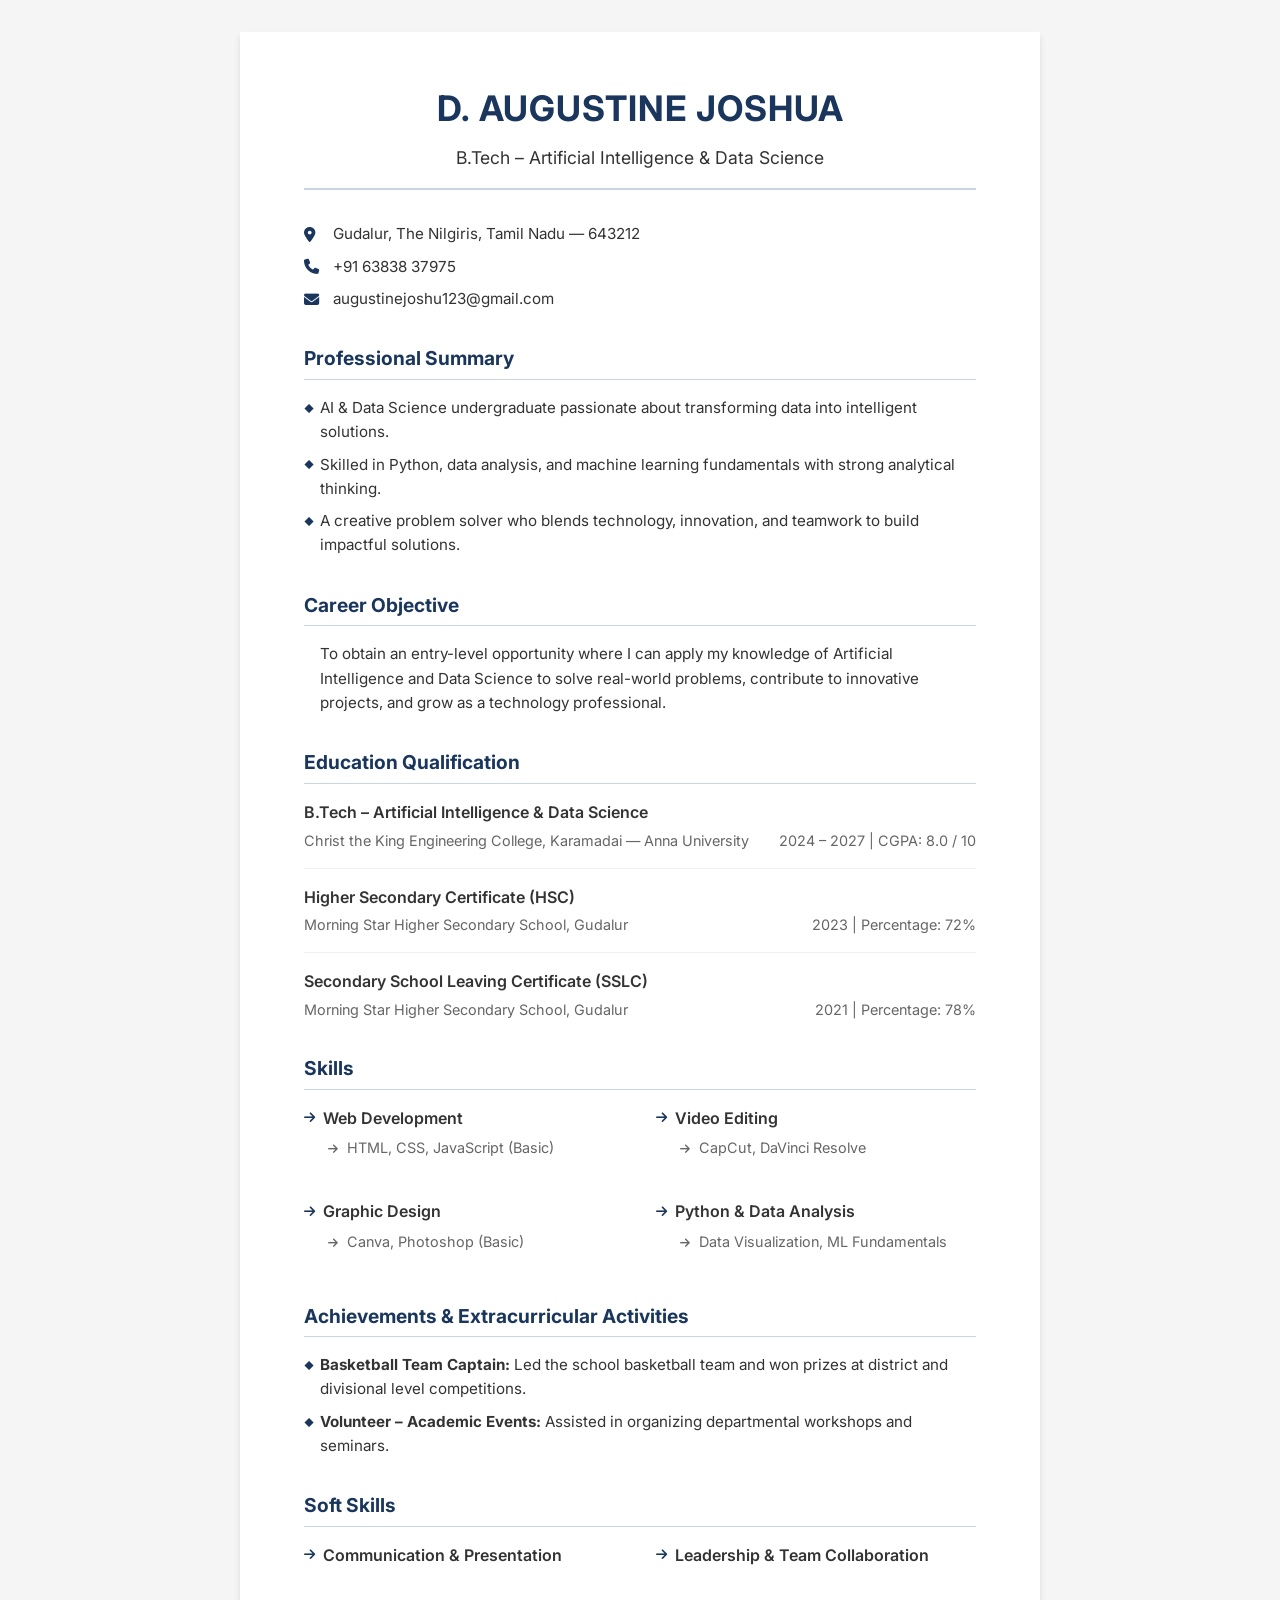
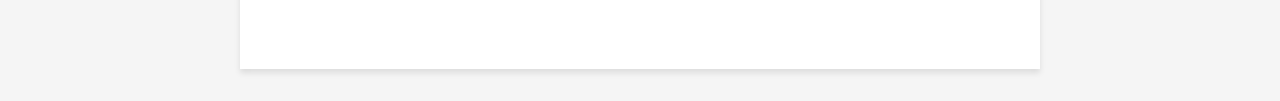
<file: Website/cv.html>
<!DOCTYPE html>
<html lang="en">

<head>
    <meta charset="UTF-8">
    <meta name="viewport" content="width=device-width, initial-scale=1.0">
    <title>Augustine Joshua. D - CV</title>
    <link rel="preconnect" href="https://fonts.googleapis.com">
    <link rel="preconnect" href="https://fonts.gstatic.com" crossorigin>
    <link href="https://fonts.googleapis.com/css2?family=Inter:wght@400;500;600;700&display=swap" rel="stylesheet">
    <link rel="stylesheet" href="https://cdnjs.cloudflare.com/ajax/libs/font-awesome/6.5.1/css/all.min.css">
    <style>
        :root {
            --primary-color: #1a365d;
            --text-main: #333333;
            --text-light: #666666;
            --border-color: #c9d6df;
            --bg-color: #ffffff;
        }

        * {
            margin: 0;
            padding: 0;
            box-sizing: border-box;
            font-family: 'Inter', sans-serif;
        }

        body {
            background-color: #f5f5f5;
            color: var(--text-main);
            line-height: 1.6;
            padding: 2rem;
        }

        .cv-container {
            max-width: 800px;
            margin: 0 auto;
            background-color: var(--bg-color);
            padding: 3rem 4rem;
            box-shadow: 0 4px 6px rgba(0, 0, 0, 0.1);
        }

        /* Header Styles */
        header {
            text-align: center;
            margin-bottom: 2rem;
        }

        h1 {
            color: var(--primary-color);
            font-size: 2.2rem;
            letter-spacing: 1px;
            font-weight: 700;
            margin-bottom: 0.5rem;
        }

        .subtitle {
            font-size: 1.1rem;
            color: var(--text-main);
            padding-bottom: 1rem;
            border-bottom: 2px solid var(--border-color);
            margin-bottom: 1rem;
        }

        .contact-info {
            display: flex;
            flex-direction: column;
            gap: 0.5rem;
            text-align: left;
            margin-bottom: 2rem;
            font-size: 0.95rem;
        }

        .contact-info div {
            display: flex;
            align-items: center;
            gap: 0.8rem;
        }

        .contact-info i {
            color: var(--primary-color);
            width: 16px;
        }

        /* Section Styles */
        section {
            margin-bottom: 2rem;
        }

        h2 {
            color: var(--primary-color);
            font-size: 1.2rem;
            padding-bottom: 0.3rem;
            border-bottom: 1px solid var(--border-color);
            margin-bottom: 1rem;
        }

        ul {
            list-style-type: none;
            padding-left: 1rem;
        }

        ul.bullets li {
            position: relative;
            margin-bottom: 0.5rem;
            font-size: 0.95rem;
        }

        ul.bullets li::before {
            content: "◆";
            color: var(--primary-color);
            font-size: 0.6rem;
            position: absolute;
            left: -1rem;
            top: 0.3rem;
        }

        /* Education Styles */
        .edu-item {
            margin-bottom: 1rem;
            padding-bottom: 1rem;
            border-bottom: 1px solid #f0f0f0;
        }

        .edu-item:last-child {
            border-bottom: none;
            margin-bottom: 0;
            padding-bottom: 0;
        }

        .edu-header {
            font-weight: 600;
            margin-bottom: 0.2rem;
        }

        .edu-details {
            display: flex;
            justify-content: space-between;
            color: var(--text-light);
            font-size: 0.9rem;
        }

        /* Skills Styles */
        .skills-grid {
            display: grid;
            grid-template-columns: 1fr 1fr;
            column-gap: 2rem;
            row-gap: 1.5rem;
            margin-top: 1rem;
        }

        .skill-group {
            margin-bottom: 1rem;
        }

        .skill-title {
            font-weight: 600;
            display: flex;
            align-items: center;
            gap: 0.5rem;
            margin-bottom: 0.3rem;
        }
        
        .skill-title i {
            font-size: 0.8rem;
            color: var(--primary-color);
        }

        .skill-desc {
            font-size: 0.9rem;
            color: var(--text-light);
            padding-left: 1.5rem;
        }
        
        .skill-desc i {
            font-size: 0.7rem;
            margin-right: 0.3rem;
        }

        p {
            font-size: 0.95rem;
        }

        /* Print optimization */
        @media print {
            body {
                background: none;
                padding: 0;
            }

            .cv-container {
                box-shadow: none;
                padding: 0;
                max-width: 100%;
            }
        }
    </style>
</head>

<body>
    <div class="cv-container">
        <header>
            <h1>D. AUGUSTINE JOSHUA</h1>
            <div class="subtitle">B.Tech – Artificial Intelligence & Data Science</div>
        </header>

        <div class="contact-info">
            <div><i class="fas fa-location-dot"></i> Gudalur, The Nilgiris, Tamil Nadu — 643212</div>
            <div><i class="fas fa-phone"></i> +91 63838 37975</div>
            <div><i class="fas fa-envelope"></i> augustinejoshu123@gmail.com</div>
        </div>

        <section>
            <h2>Professional Summary</h2>
            <ul class="bullets">
                <li>AI & Data Science undergraduate passionate about transforming data into intelligent solutions.</li>
                <li>Skilled in Python, data analysis, and machine learning fundamentals with strong analytical thinking.</li>
                <li>A creative problem solver who blends technology, innovation, and teamwork to build impactful solutions.</li>
            </ul>
        </section>

        <section>
            <h2>Career Objective</h2>
            <p style="padding-left: 1rem;">To obtain an entry-level opportunity where I can apply my knowledge of Artificial Intelligence and Data Science to solve real-world problems, contribute to innovative projects, and grow as a technology professional.</p>
        </section>

        <section>
            <h2>Education Qualification</h2>
            
            <div class="edu-item">
                <div class="edu-header">B.Tech – Artificial Intelligence & Data Science</div>
                <div class="edu-details">
                    <span>Christ the King Engineering College, Karamadai — Anna University</span>
                    <span>2024 – 2027 | CGPA: 8.0 / 10</span>
                </div>
            </div>

            <div class="edu-item">
                <div class="edu-header">Higher Secondary Certificate (HSC)</div>
                <div class="edu-details">
                    <span>Morning Star Higher Secondary School, Gudalur</span>
                    <span>2023 | Percentage: 72%</span>
                </div>
            </div>

            <div class="edu-item">
                <div class="edu-header">Secondary School Leaving Certificate (SSLC)</div>
                <div class="edu-details">
                    <span>Morning Star Higher Secondary School, Gudalur</span>
                    <span>2021 | Percentage: 78%</span>
                </div>
            </div>
        </section>

        <section>
            <h2>Skills</h2>
            <div class="skills-grid">
                <div class="skill-group">
                    <div class="skill-title"><i class="fas fa-arrow-right"></i> Web Development</div>
                    <div class="skill-desc"><i class="fas fa-arrow-right"></i> HTML, CSS, JavaScript (Basic)</div>
                </div>
                
                <div class="skill-group">
                    <div class="skill-title"><i class="fas fa-arrow-right"></i> Video Editing</div>
                    <div class="skill-desc"><i class="fas fa-arrow-right"></i> CapCut, DaVinci Resolve</div>
                </div>

                <div class="skill-group">
                    <div class="skill-title"><i class="fas fa-arrow-right"></i> Graphic Design</div>
                    <div class="skill-desc"><i class="fas fa-arrow-right"></i> Canva, Photoshop (Basic)</div>
                </div>

                <div class="skill-group">
                    <div class="skill-title"><i class="fas fa-arrow-right"></i> Python & Data Analysis</div>
                    <div class="skill-desc"><i class="fas fa-arrow-right"></i> Data Visualization, ML Fundamentals</div>
                </div>
            </div>
        </section>

        <section>
            <h2>Achievements & Extracurricular Activities</h2>
            <ul class="bullets">
                <li><strong>Basketball Team Captain:</strong> Led the school basketball team and won prizes at district and divisional level competitions.</li>
                <li><strong>Volunteer – Academic Events:</strong> Assisted in organizing departmental workshops and seminars.</li>
            </ul>
        </section>
        
        <!-- Soft Skills section added as visible in part at bottom of CV screenshot -->
        <section>
            <h2>Soft Skills</h2>
             <div class="skills-grid" style="margin-top: 0.5rem;">
                <div class="skill-group">
                    <div class="skill-title"><i class="fas fa-arrow-right"></i> Communication & Presentation</div>
                </div>
                <div class="skill-group">
                    <div class="skill-title"><i class="fas fa-arrow-right"></i> Leadership & Team Collaboration</div>
                </div>
            </div>
        </section>

    </div>
</body>
</html>
</file>
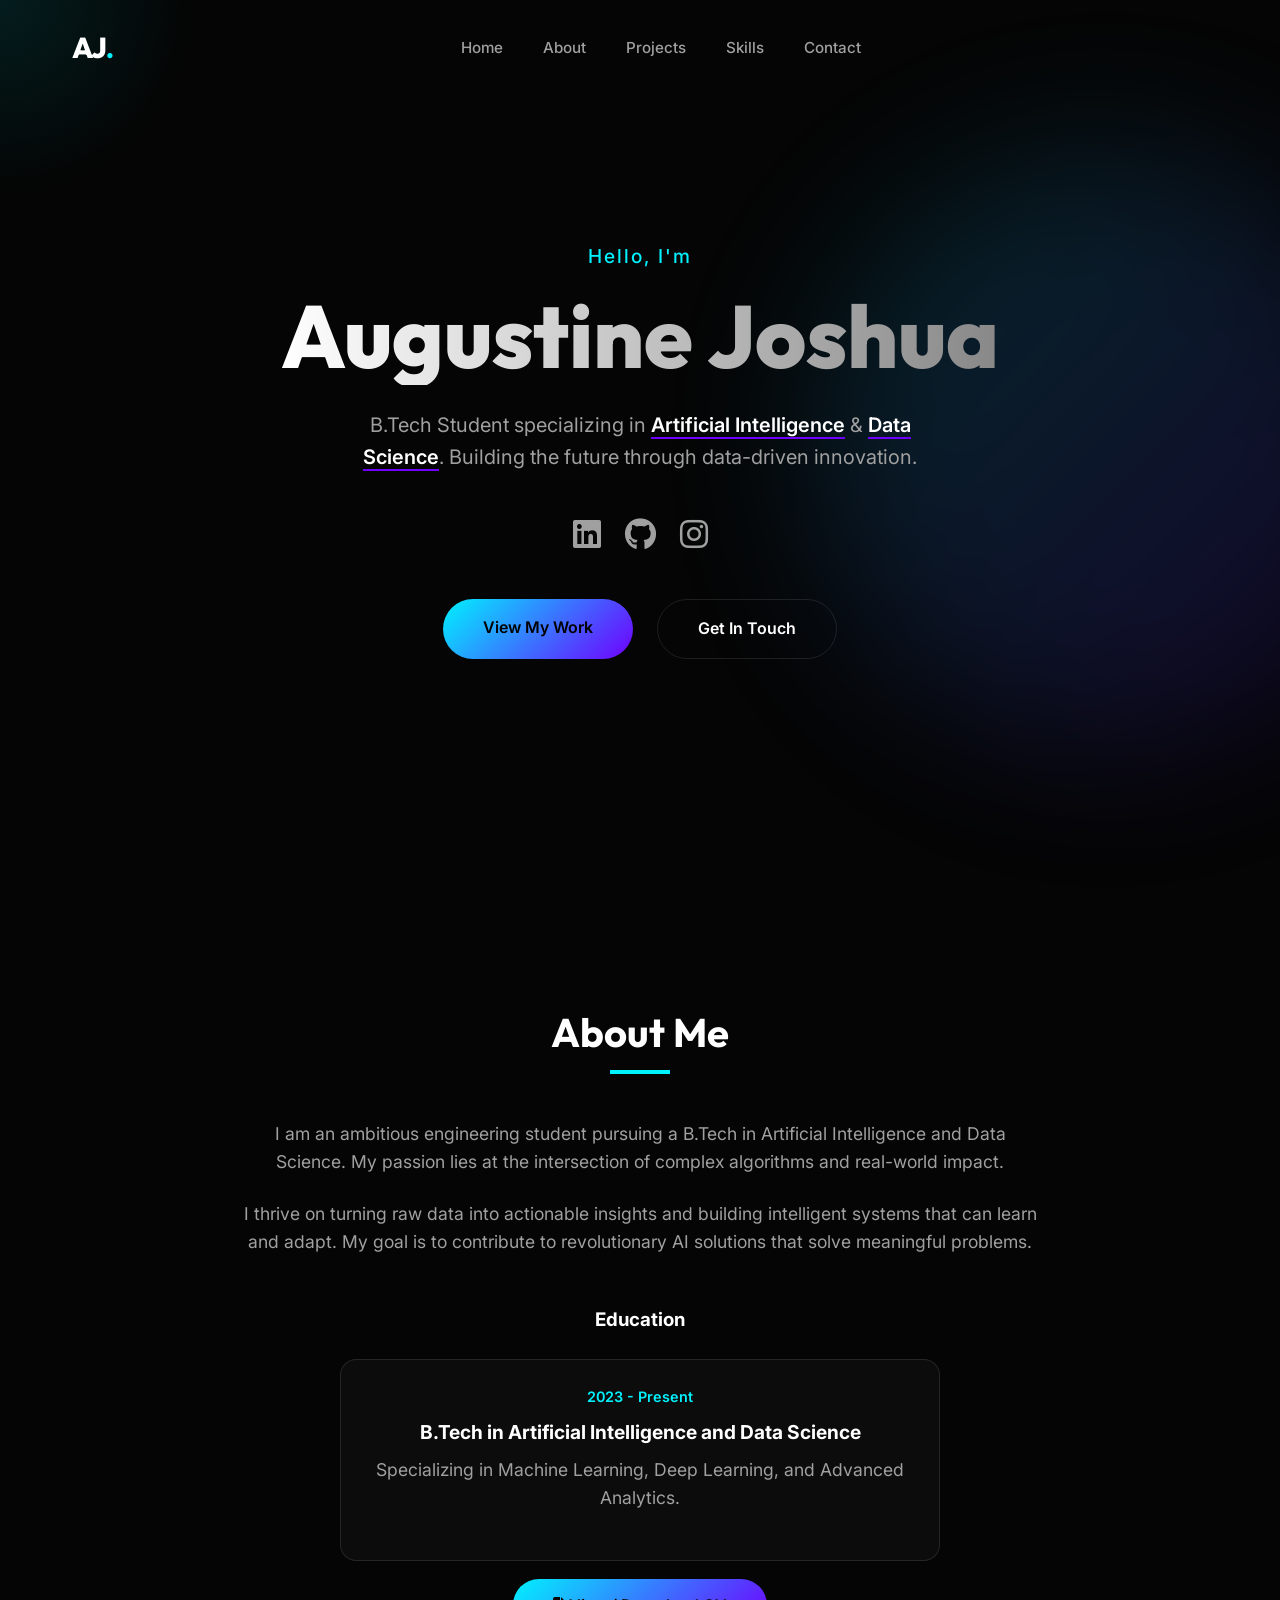
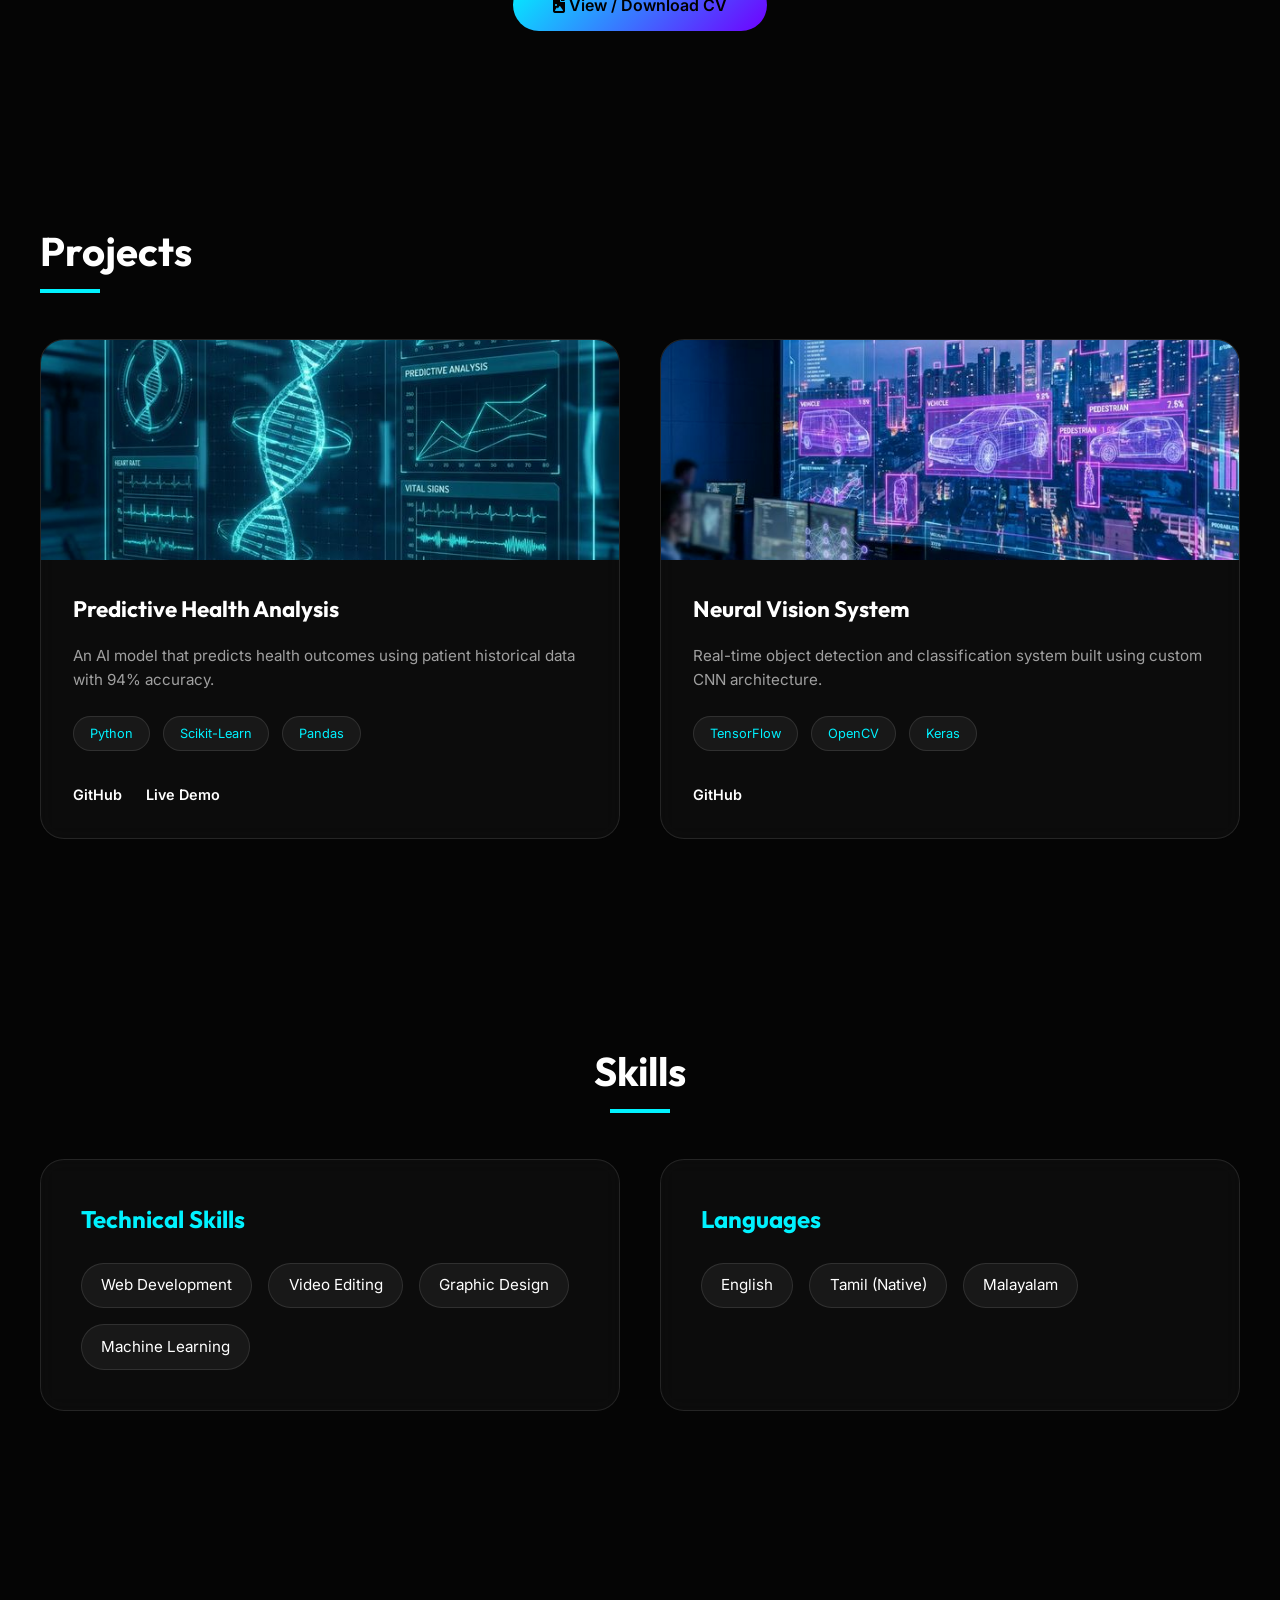
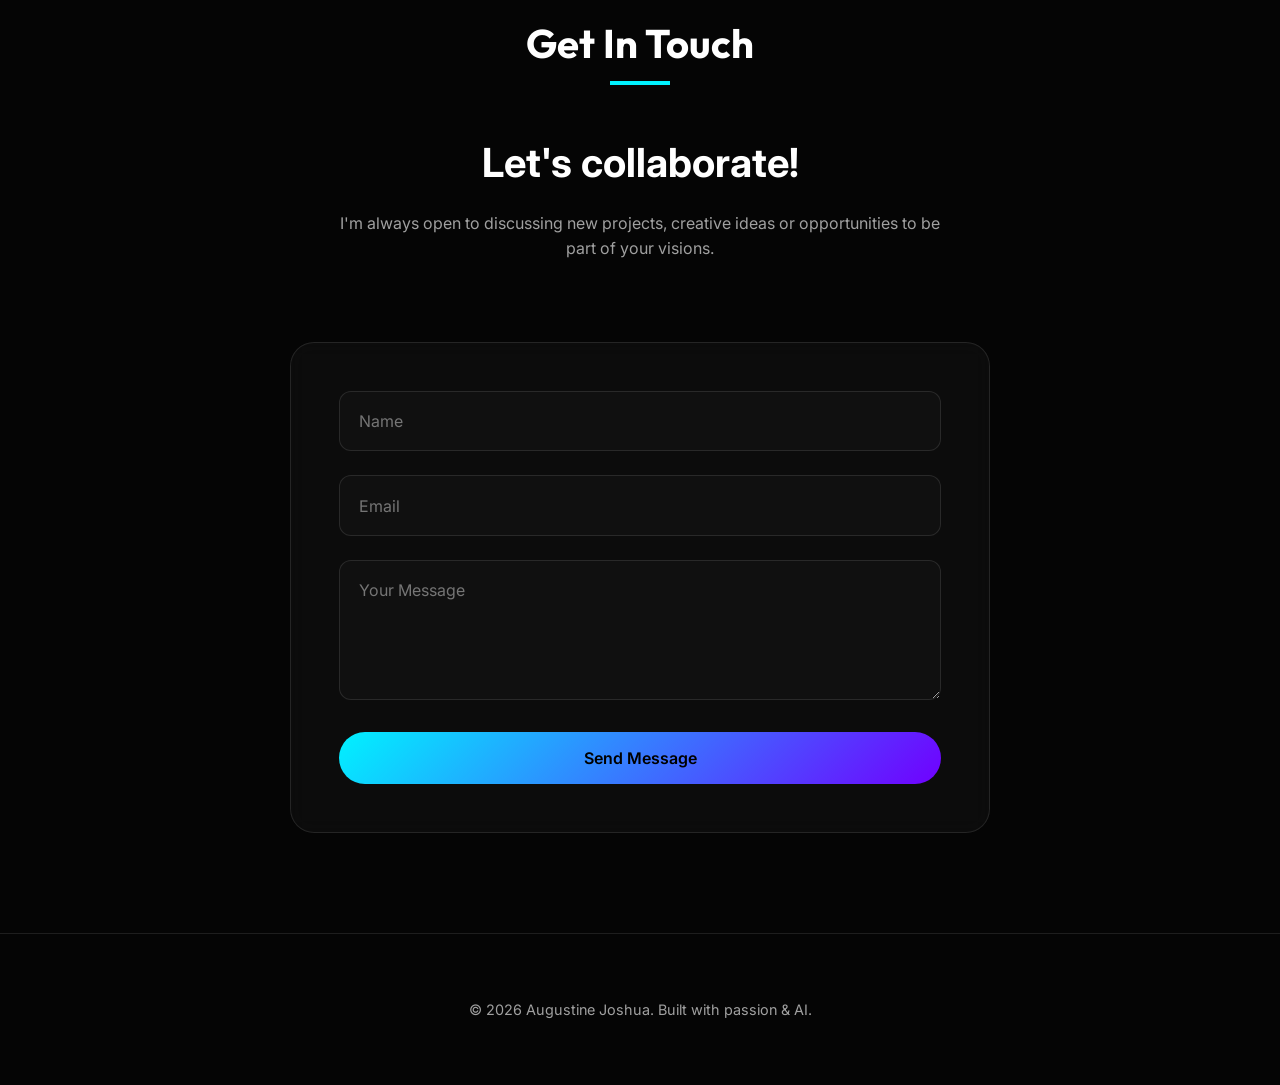
<file: Website/index.html.html>
<!DOCTYPE html>
<html lang="en">

<head>
    <meta charset="UTF-8">
    <meta name="viewport" content="width=device-width, initial-scale=1.0">
    <title>Augustine Joshua.D | AI & Data Science Portfolio</title>
    <meta name="description"
        content="Portfolio of Augustine Joshua.D, a B.Tech student specializing in Artificial Intelligence and Data Science. Showcasing AI projects, technical skills, and academic achievements.">
    <link rel="preconnect" href="https://fonts.googleapis.com">
    <link rel="preconnect" href="https://fonts.gstatic.com" crossorigin>
    <link
        href="https://fonts.googleapis.com/css2?family=Inter:wght@300;400;500;600;700;800&family=Outfit:wght@400;600;700;800&display=swap"
        rel="stylesheet">
    <link rel="stylesheet" href="style.css?v=1.1">
    <link rel="stylesheet" href="https://cdnjs.cloudflare.com/ajax/libs/font-awesome/6.5.1/css/all.min.css">
</head>

<body>
    <div class="cursor-glow"></div>

    <nav id="navbar">
        <div class="nav-container">
            <a href="#" class="logo">AJ<span>.</span></a>
            <ul class="nav-links">
                <li><a href="#home">Home</a></li>
                <li><a href="#about">About</a></li>
                <li><a href="#projects">Projects</a></li>
                <li><a href="#skills">Skills</a></li>
                <li><a href="#contact">Contact</a></li>
            </ul>
            <div class="menu-btn" id="menu-btn">
                <span class="bar"></span>
                <span class="bar"></span>
                <span class="bar"></span>
            </div>
        </div>
    </nav>

    <main>
        <section id="home" class="hero">
            <div class="hero-content">
                <h2 class="sub-fade">Hello, I'm</h2>
                <h1 class="glitch-text" data-text="Augustine Joshua.D">Augustine Joshua</h1>
                <p class="hero-desc">B.Tech Student specializing in <span class="highlight">Artificial
                        Intelligence</span> & <span class="highlight">Data Science</span>. Building the future through
                    data-driven innovation.</p>
                <div class="hero-socials">
                    <a href="https://www.linkedin.com/in/augustine-joshua-b85153357" target="_blank"><i
                            class="fab fa-linkedin"></i></a>
                    <a href="https://github.com/Augustine-Joshua-7" target="_blank"><i class="fab fa-github"></i></a>
                    <a href="https://www.instagram.com/jox_sh.ux" target="_blank"><i class="fab fa-instagram"></i></a>
                </div>
                <div class="hero-btns">
                    <a href="#projects" class="btn primary">View My Work</a>
                    <a href="#contact" class="btn secondary">Get In Touch</a>
                </div>
            </div>
            <div class="hero-visual">
                <div class="blob"></div>
                <!-- Image placeholder would go here if needed -->
            </div>
        </section>

        <section id="about" class="about">
            <div class="container centered-section">
                <h2 class="section-title">About Me</h2>
                <div class="about-grid">
                    <div class="about-text">
                        <p>I am an ambitious engineering student pursuing a B.Tech in Artificial Intelligence and Data
                            Science. My passion lies at the intersection of complex algorithms and real-world impact.
                        </p>
                        <p>I thrive on turning raw data into actionable insights and building intelligent systems that
                            can learn and adapt. My goal is to contribute to revolutionary AI solutions that solve
                            meaningful problems.</p>
                        <div class="education">
                            <h3>Education</h3>
                            <div class="edu-item">
                                <span class="year">2023 - Present</span>
                                <h4>B.Tech in Artificial Intelligence and Data Science</h4>
                                <p>Specializing in Machine Learning, Deep Learning, and Advanced Analytics.</p>
                            </div>
                        </div>
                        <div class="cv-download" style="margin-top: 2rem;">
                            <a href="cv.html" class="btn primary">
                                <i class="fas fa-file-image"></i> View / Download CV
                            </a>
                        </div>
                    </div>
                </div>
            </div>
        </section>

        <section id="projects" class="projects">
            <div class="container">
                <h2 class="section-title">Projects</h2>
                <div class="project-grid">
                    <!-- Projects will be dynamic or hardcoded for now -->
                    <div class="project-card glass">
                        <div class="project-img">
                            <img src="assets/health-ai.png" alt="Predictive Health Analysis">
                        </div>
                        <div class="project-info">
                            <h3>Predictive Health Analysis</h3>
                            <p>An AI model that predicts health outcomes using patient historical data with 94%
                                accuracy.</p>
                            <div class="project-tags">
                                <span>Python</span>
                                <span>Scikit-Learn</span>
                                <span>Pandas</span>
                            </div>
                            <div class="project-links">
                                <a href="#" class="link-btn">GitHub</a>
                                <a href="#" class="link-btn">Live Demo</a>
                            </div>
                        </div>
                    </div>
                    <div class="project-card glass">
                        <div class="project-img">
                            <img src="assets/vision-ai.png" alt="Neural Vision System">
                        </div>
                        <div class="project-info">
                            <h3>Neural Vision System</h3>
                            <p>Real-time object detection and classification system built using custom CNN architecture.
                            </p>
                            <div class="project-tags">
                                <span>TensorFlow</span>
                                <span>OpenCV</span>
                                <span>Keras</span>
                            </div>
                            <div class="project-links">
                                <a href="#" class="link-btn">GitHub</a>
                            </div>
                        </div>
                    </div>
                </div>
            </div>
        </section>

        <section id="skills" class="skills">
            <div class="container centered-section">
                <h2 class="section-title">Skills</h2>
                <div class="skills-grid">
                    <div class="skills-category glass">
                        <h3>Technical Skills</h3>
                        <div class="skills-list">
                            <div class="skill-item">Web Development</div>
                            <div class="skill-item">Video Editing</div>
                            <div class="skill-item">Graphic Design</div>
                            <div class="skill-item">Machine Learning</div>
                        </div>
                    </div>
                    <div class="skills-category glass">
                        <h3>Languages</h3>
                        <div class="skills-list">
                            <div class="skill-item">English</div>
                            <div class="skill-item">Tamil (Native)</div>
                            <div class="skill-item">Malayalam</div>
                        </div>
                    </div>
                </div>
            </div>
        </section>

        <section id="contact" class="contact">
            <div class="container centered-section">
                <h2 class="section-title">Get In Touch</h2>
                <div class="contact-wrapper">
                    <div class="contact-info">
                        <h3>Let's collaborate!</h3>
                        <p>I'm always open to discussing new projects, creative ideas or opportunities to be part of
                            your visions.</p>
                    </div>
                    <form id="contact-form" class="glass" action="https://formspree.io/f/augustinejoshu123@gmail.com"
                        method="POST">
                        <div class="form-group">
                            <input type="text" name="name" placeholder="Name" required>
                        </div>
                        <div class="form-group">
                            <input type="email" name="email" placeholder="Email" required>
                        </div>
                        <div class="form-group">
                            <textarea name="message" placeholder="Your Message" rows="5" required></textarea>
                        </div>
                        <button type="submit" class="btn primary">Send Message</button>
                    </form>
                </div>
            </div>
        </section>
    </main>

    <footer>
        <p>&copy; 2026 Augustine Joshua. Built with passion & AI.</p>
    </footer>

    <script src="script.js"></script>
</body>

</html>
</file>
<file: Website/style.css>
:root {
    --bg-color: #050505;
    --surface-color: #121212;
    --accent-color: #00f2ff;
    --accent-secondary: #7000ff;
    --text-primary: #ffffff;
    --text-secondary: #a0a0a0;
    --glass-bg: rgba(255, 255, 255, 0.03);
    --glass-border: rgba(255, 255, 255, 0.1);
    --transition-fast: 0.3s cubic-bezier(0.4, 0, 0.2, 1);
    --transition-slow: 0.6s cubic-bezier(0.4, 0, 0.2, 1);
}

* {
    margin: 0;
    padding: 0;
    box-sizing: border-box;
    font-family: 'Inter', sans-serif;
}

html {
    scroll-behavior: smooth;
    background-color: var(--bg-color);
    color: var(--text-primary);
}

body {
    overflow-x: hidden;
    line-height: 1.6;
}

/* Custom Scrollbar */
::-webkit-scrollbar {
    width: 6px;
}

::-webkit-scrollbar-track {
    background: var(--bg-color);
}

::-webkit-scrollbar-thumb {
    background: var(--accent-secondary);
    border-radius: 10px;
}

/* Glow Effect Cursor (Dynamic via JS) */
.cursor-glow {
    position: fixed;
    width: 400px;
    height: 400px;
    background: radial-gradient(circle, rgba(0, 242, 255, 0.1) 0%, transparent 70%);
    border-radius: 50%;
    pointer-events: none;
    z-index: -1;
    transform: translate(-50%, -50%);
    transition: width 0.3s, height 0.3s;
}

/* Navbar */
#navbar {
    position: fixed;
    top: 0;
    width: 100%;
    padding: 1.5rem 0;
    z-index: 1000;
    transition: var(--transition-fast);
}

#navbar.scrolled {
    background: rgba(5, 5, 5, 0.8);
    backdrop-filter: blur(10px);
    padding: 1rem 0;
    border-bottom: 1px solid var(--glass-border);
}

.nav-container {
    max-width: 1200px;
    margin: 0 auto;
    display: flex;
    justify-content: space-between;
    align-items: center;
    padding: 0 2rem;
}

.logo {
    font-family: 'Outfit', sans-serif;
    font-size: 1.8rem;
    font-weight: 800;
    color: var(--text-primary);
    text-decoration: none;
    letter-spacing: -1px;
}

.logo span {
    color: var(--accent-color);
}

.nav-links {
    display: flex;
    list-style: none;
    gap: 2.5rem;
}

.nav-links a {
    text-decoration: none;
    color: var(--text-secondary);
    font-size: 0.95rem;
    font-weight: 500;
    transition: var(--transition-fast);
}

.nav-links a:hover {
    color: var(--accent-color);
}

/* Hero Section */
.hero {
    height: 100vh;
    display: flex;
    align-items: center;
    justify-content: center;
    padding: 0 2rem;
    position: relative;
    overflow: hidden;
}

.hero-content {
    max-width: 800px;
    text-align: center;
    z-index: 10;
}

.sub-fade {
    font-size: 1.2rem;
    color: var(--accent-color);
    margin-bottom: 1rem;
    font-weight: 500;
    letter-spacing: 2px;
    opacity: 0;
    animation: fadeIn 1s forwards 0.3s;
}

.hero h1 {
    font-family: 'Outfit', sans-serif;
    font-size: clamp(3rem, 10vw, 5.5rem);
    line-height: 1.1;
    margin-bottom: 1.5rem;
    font-weight: 800;
    background: linear-gradient(to right, #fff, #888);
    -webkit-background-clip: text;
    background-clip: text;
    -webkit-text-fill-color: transparent;
    opacity: 0;
    animation: fadeIn 1s forwards 0.6s;
}

.hero-desc {
    font-size: 1.25rem;
    color: var(--text-secondary);
    margin-bottom: 2.5rem;
    max-width: 600px;
    margin-left: auto;
    margin-right: auto;
    opacity: 0;
    animation: fadeIn 1s forwards 0.9s;
}

.hero-socials {
    display: flex;
    justify-content: center;
    gap: 1.5rem;
    margin-bottom: 2.5rem;
    opacity: 0;
    animation: fadeIn 1s forwards 1.0s;
}

.hero-socials a {
    color: var(--text-secondary);
    font-size: 1.8rem;
    transition: var(--transition-fast);
}

.hero-socials a:hover {
    color: var(--accent-color);
    transform: translateY(-5px);
}

.hero-socials i {
    font-size: 2rem;
}

.highlight {
    color: var(--text-primary);
    font-weight: 600;
    border-bottom: 2px solid var(--accent-secondary);
}

.hero-btns {
    display: flex;
    gap: 1.5rem;
    justify-content: center;
    opacity: 0;
    animation: fadeIn 1s forwards 1.2s;
}

.btn {
    padding: 1rem 2.5rem;
    border-radius: 50px;
    font-weight: 600;
    text-decoration: none;
    transition: var(--transition-fast);
    cursor: pointer;
    border: none;
    font-size: 1rem;
}

.btn.primary {
    background: linear-gradient(135deg, var(--accent-color), var(--accent-secondary));
    color: #000;
}

.btn.primary:hover {
    transform: translateY(-5px);
    box-shadow: 0 10px 30px rgba(0, 242, 255, 0.3);
}

.btn.secondary {
    background: transparent;
    color: var(--text-primary);
    border: 1px solid var(--glass-border);
}

.btn.secondary:hover {
    background: var(--glass-bg);
    border-color: var(--accent-color);
}

.hero-visual {
    position: absolute;
    top: 50%;
    right: -10%;
    transform: translateY(-50%);
    width: 600px;
    height: 600px;
    z-index: 1;
}

.blob {
    width: 100%;
    height: 100%;
    background: linear-gradient(135deg, var(--accent-color), var(--accent-secondary));
    filter: blur(80px);
    border-radius: 50%;
    opacity: 0.15;
    animation: float 20s infinite alternate;
}

/* Sections General */
section {
    padding: 100px 2rem;
}

.container {
    max-width: 1200px;
    margin: 0 auto;
}

.section-title {
    font-family: 'Outfit', sans-serif;
    font-size: 2.5rem;
    margin-bottom: 3.5rem;
    position: relative;
    display: inline-block;
}

.section-title::after {
    content: '';
    position: absolute;
    bottom: -10px;
    left: 0;
    width: 60px;
    height: 4px;
    background: var(--accent-color);
}

/* Centered Section Utilities */
.centered-section {
    text-align: center !important;
    display: flex !important;
    flex-direction: column !important;
    align-items: center !important;
}

.centered-section .section-title::after {
    left: 50% !important;
    transform: translateX(-50%) !important;
}

.centered-section p,
.centered-section .about-text p,
.centered-section h3,
.centered-section h4 {
    text-align: center !important;
}

/* Glass Card */
.glass {
    background: var(--glass-bg);
    backdrop-filter: blur(10px);
    border: 1px solid var(--glass-border);
    border-radius: 24px;
    transition: var(--transition-fast);
}

.glass:hover {
    border-color: var(--accent-color);
    background: rgba(255, 255, 255, 0.05);
}

/* About Section */
.about-grid {
    width: 100%;
    max-width: 900px;
}

.about-text p {
    font-size: 1.1rem;
    color: var(--text-secondary);
    margin-bottom: 1.5rem;
    max-width: 800px;
    margin-left: auto;
    margin-right: auto;
}

.education {
    margin-top: 3rem;
}

.edu-item {
    margin: 1.5rem auto 0;
    padding: 1.5rem;
    border: 1px solid var(--glass-border);
    border-radius: 16px;
    background: var(--glass-bg);
    max-width: 600px;
}

.edu-item h4 {
    font-size: 1.2rem;
    margin: 0.5rem 0;
}

.year {
    color: var(--accent-color);
    font-weight: 600;
    font-size: 0.9rem;
}



/* Projects Section */
.project-grid {
    display: grid;
    grid-template-columns: repeat(auto-fit, minmax(350px, 1fr));
    gap: 2.5rem;
}

.project-card {
    overflow: hidden;
    position: relative;
}

.project-img {
    height: 220px;
    width: 100%;
    overflow: hidden;
}

.project-img img {
    width: 100%;
    height: 100%;
    object-fit: cover;
    transition: var(--transition-slow);
}

.project-card:hover .project-img img {
    transform: scale(1.1);
}

.project-info {
    padding: 2rem;
}

.project-info h3 {
    font-size: 1.4rem;
    margin-bottom: 1rem;
    font-family: 'Outfit', sans-serif;
}

.project-info p {
    color: var(--text-secondary);
    font-size: 0.95rem;
    margin-bottom: 1.5rem;
}

.project-tags {
    display: flex;
    gap: 0.8rem;
    flex-wrap: wrap;
    margin-bottom: 2rem;
}

.project-tags span {
    background: rgba(255, 255, 255, 0.05);
    padding: 0.4rem 1rem;
    border-radius: 50px;
    font-size: 0.8rem;
    color: var(--accent-color);
    border: 1px solid var(--glass-border);
}

.project-links {
    display: flex;
    gap: 1.5rem;
}

.link-btn {
    color: var(--text-primary);
    text-decoration: none;
    font-size: 0.9rem;
    font-weight: 600;
    display: flex;
    align-items: center;
    gap: 0.5rem;
}

.link-btn:hover {
    color: var(--accent-color);
}

/* Skills Section */
.skills-grid {
    display: grid;
    grid-template-columns: repeat(auto-fit, minmax(300px, 1fr));
    gap: 2.5rem;
    width: 100%;
}

.skills-category {
    padding: 2.5rem;
    text-align: left;
}

.skills-category h3 {
    font-size: 1.5rem;
    margin-bottom: 1.5rem;
    color: var(--accent-color);
    font-family: 'Outfit', sans-serif;
    text-align: left !important;
}

.skills-list {
    display: flex;
    flex-wrap: wrap;
    gap: 1rem;
}

.skill-item {
    background: rgba(255, 255, 255, 0.05);
    padding: 0.6rem 1.2rem;
    border-radius: 50px;
    font-size: 0.95rem;
    color: var(--text-primary);
    border: 1px solid var(--glass-border);
    transition: var(--transition-fast);
}

.skill-item:hover {
    border-color: var(--accent-color);
    transform: translateY(-3px);
    background: rgba(255, 255, 255, 0.1);
}

/* Contact Section */
.contact-wrapper {
    display: flex !important;
    flex-direction: column !important;
    align-items: center !important;
    gap: 3rem !important;
    text-align: center !important;
    width: 100% !important;
}

.contact-info h3 {
    font-size: 2.5rem;
    margin-bottom: 1rem;
}

.contact-info p {
    color: var(--text-secondary);
    margin-bottom: 2rem;
    max-width: 600px;
    margin-left: auto;
    margin-right: auto;
}

.contact-socials {
    display: flex;
    justify-content: center;
    gap: 2rem;
    margin-top: 1rem;
}

.contact-socials a {
    color: var(--text-primary);
    font-size: 2rem;
    transition: var(--transition-fast);
}

.contact-socials a:hover {
    color: var(--accent-color);
    transform: scale(1.2);
}

#contact-form {
    width: 100%;
    max-width: 700px;
    padding: 3rem;
    display: flex;
    flex-direction: column;
    gap: 1.5rem;
}

.form-group input,
.form-group textarea {
    width: 100%;
    padding: 1.2rem;
    background: rgba(255, 255, 255, 0.02);
    border: 1px solid var(--glass-border);
    border-radius: 12px;
    color: #fff;
    font-size: 1rem;
    outline: none;
    transition: var(--transition-fast);
}

.form-group input:focus,
.form-group textarea:focus {
    border-color: var(--accent-color);
    background: rgba(255, 255, 255, 0.05);
}

/* Animations */
@keyframes fadeIn {
    from {
        opacity: 0;
        transform: translateY(20px);
    }

    to {
        opacity: 1;
        transform: translateY(0);
    }
}

@keyframes float {
    0% {
        transform: translateY(-50%) scale(1);
    }

    100% {
        transform: translateY(-40%) scale(1.1);
    }
}

/* Footer */
footer {
    text-align: center;
    padding: 4rem 0;
    border-top: 1px solid var(--glass-border);
    color: var(--text-secondary);
    font-size: 0.9rem;
}

/* Responsive */
@media (max-width: 992px) {

    .about-grid,
    .contact-wrapper {
        gap: 3rem;
    }

    .hero h1 {
        font-size: 4rem;
    }

    .hero-visual {
        display: none;
    }
}

@media (max-width: 768px) {
    .nav-links {
        display: none;
    }

    .hero h1 {
        font-size: 3rem;
    }
}
</file>
